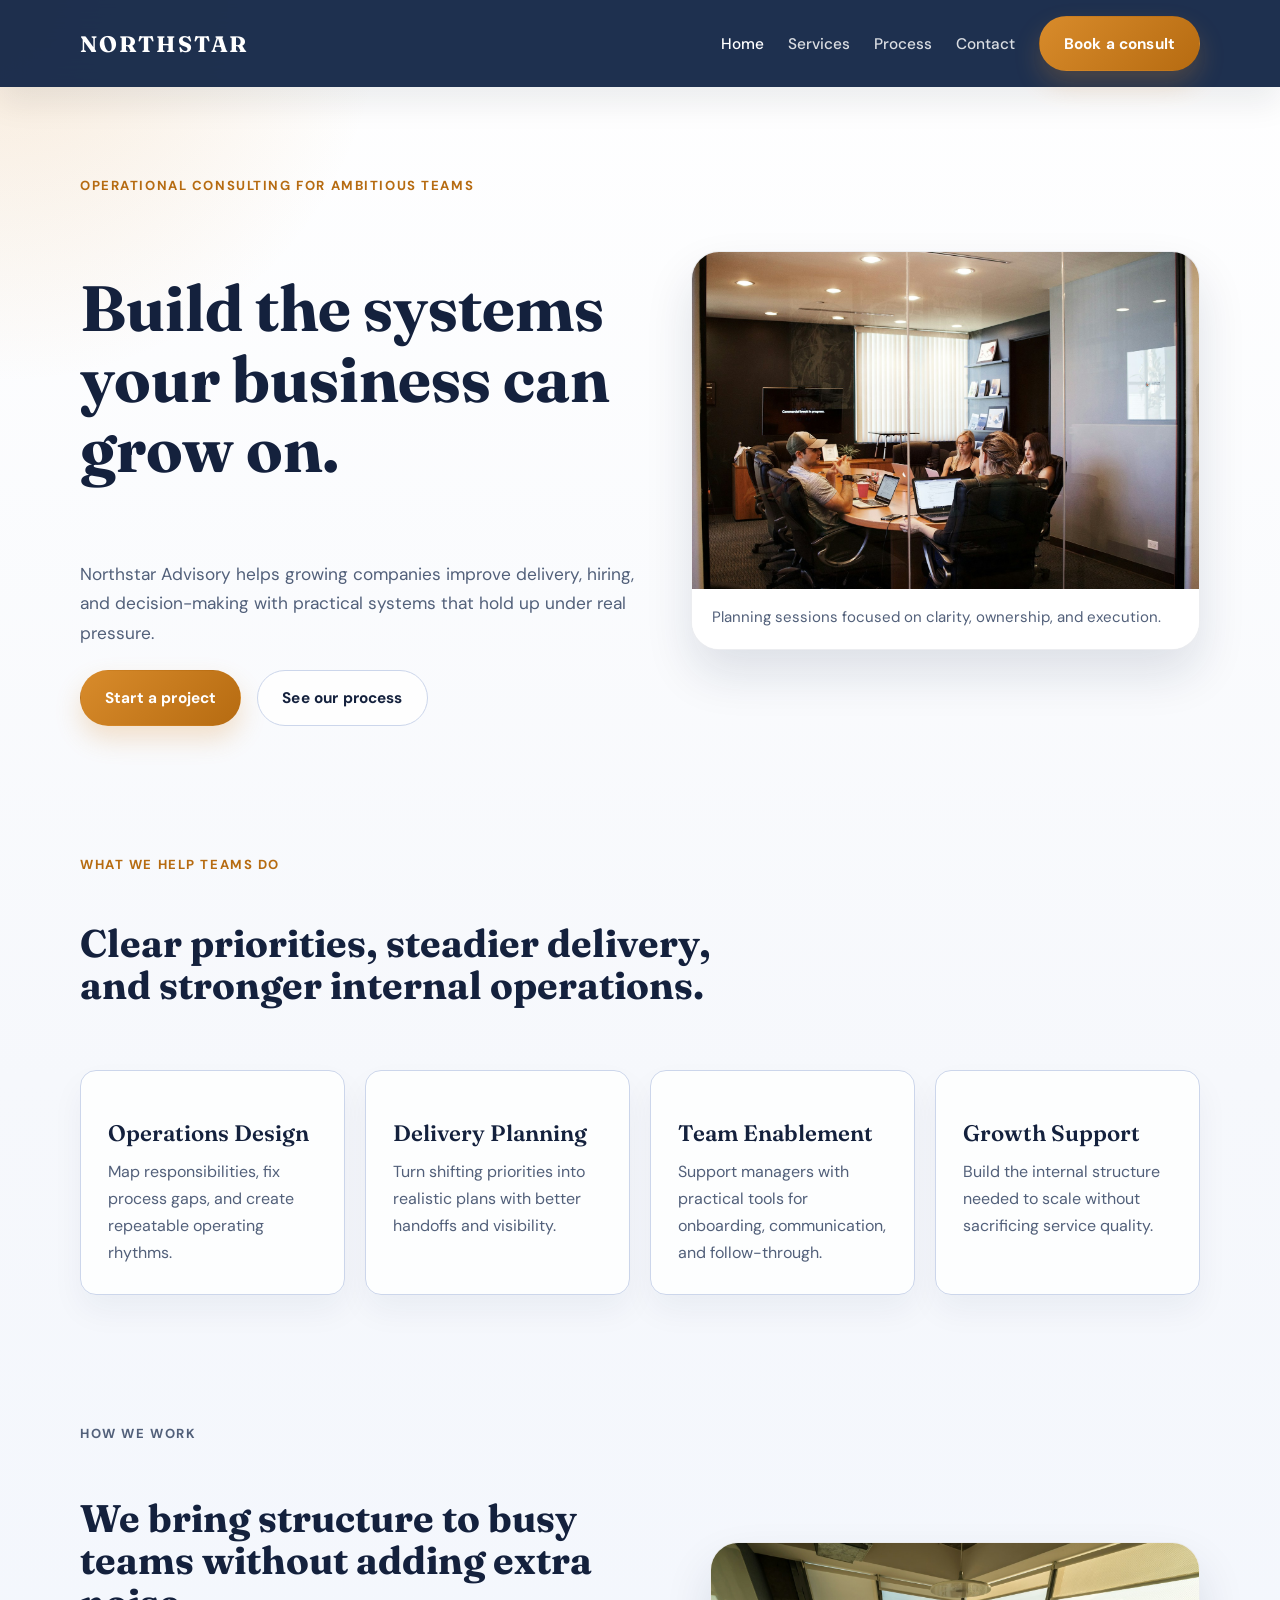
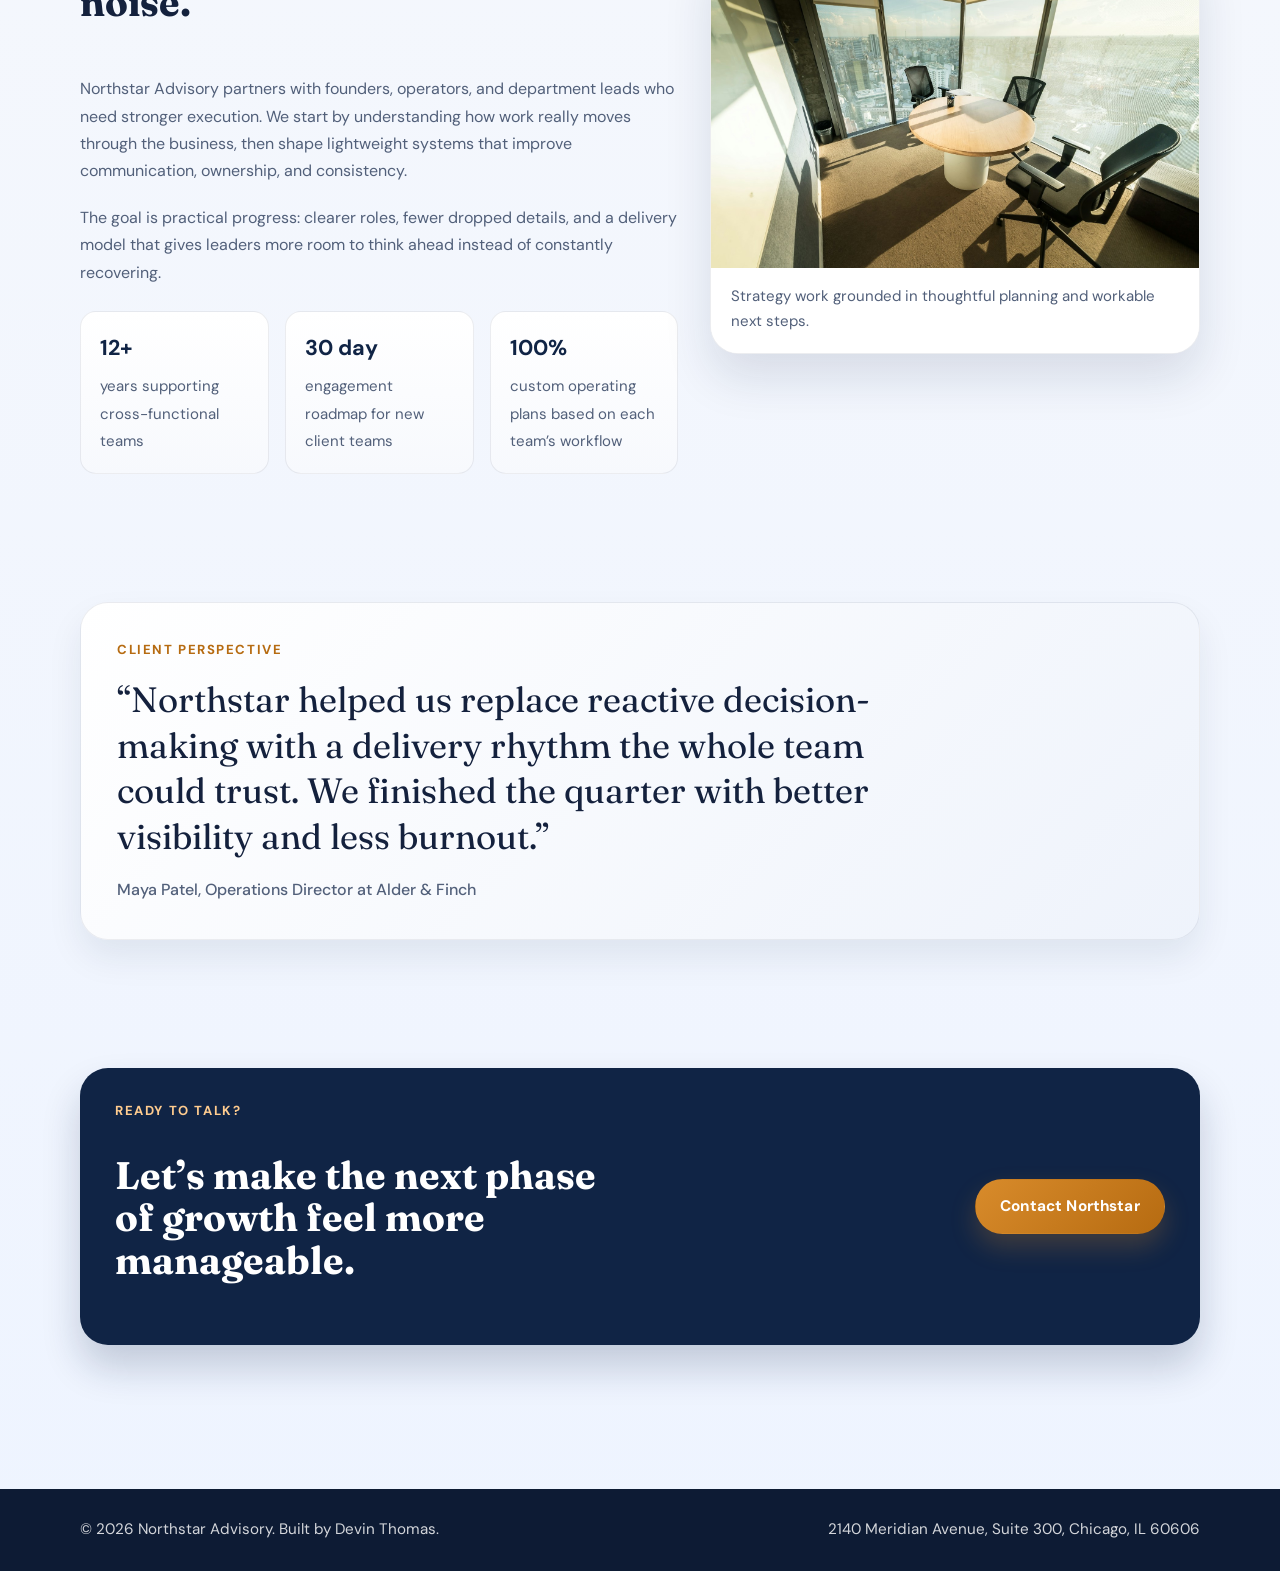
<file: index.html>
<!DOCTYPE html>
<html lang="en">
  <head>
    <meta charset="utf-8">
    <meta
      name="description"
      content="Northstar Advisory helps growing businesses build stronger operations, delivery systems, and team processes."
    >
    <meta name="viewport" content="width=device-width, initial-scale=1">
    <title>Northstar Advisory | Business Landing Page</title>
    <link rel="preconnect" href="https://fonts.googleapis.com">
    <link rel="preconnect" href="https://fonts.gstatic.com" crossorigin>
    <link
      href="https://fonts.googleapis.com/css2?family=DM+Sans:wght@400;500;700&family=Fraunces:opsz,wght@9..144,600;9..144,700&display=swap"
      rel="stylesheet"
    >
    <link rel="stylesheet" href="css/global.css">
    <link rel="stylesheet" href="css/home.css">
  </head>
  <body>
    <header class="site-header">
      <div class="container nav-shell">
        <a class="brand-mark" href="index.html" aria-label="Northstar Advisory home">
          Northstar
        </a>
        <nav class="site-nav" aria-label="Primary">
          <ul class="nav-list">
            <li><a href="index.html" aria-current="page">Home</a></li>
            <li><a href="#services">Services</a></li>
            <li><a href="#process">Process</a></li>
            <li><a href="pages/contact/index.html">Contact</a></li>
          </ul>
        </nav>
        <a class="button button-primary nav-cta" href="pages/contact/index.html">Book a consult</a>
      </div>
    </header>

    <main>
      <section class="hero-section">
        <div class="container hero-grid">
          <div class="hero-copy">
            <p class="section-label">Operational consulting for ambitious teams</p>
            <h1>Build the systems your business can grow on.</h1>
            <p class="hero-text">
              Northstar Advisory helps growing companies improve delivery, hiring,
              and decision-making with practical systems that hold up under real pressure.
            </p>
            <div class="hero-actions">
              <a class="button button-primary" href="pages/contact/index.html">Start a project</a>
              <a class="button button-secondary" href="#process">See our process</a>
            </div>
          </div>
          <figure class="hero-figure">
            <img
              src="images/team-collaboration.jpg"
              alt="A consulting team gathered around a conference table during a planning session"
            >
            <figcaption>Planning sessions focused on clarity, ownership, and execution.</figcaption>
          </figure>
        </div>
      </section>

      <section class="services-section" id="services">
        <div class="container">
          <div class="section-heading">
            <p class="section-label">What we help teams do</p>
            <h2>Clear priorities, steadier delivery, and stronger internal operations.</h2>
          </div>
          <div class="services-grid">
            <article class="service-card">
              <h3>Operations Design</h3>
              <p>
                Map responsibilities, fix process gaps, and create repeatable operating rhythms.
              </p>
            </article>
            <article class="service-card">
              <h3>Delivery Planning</h3>
              <p>
                Turn shifting priorities into realistic plans with better handoffs and visibility.
              </p>
            </article>
            <article class="service-card">
              <h3>Team Enablement</h3>
              <p>
                Support managers with practical tools for onboarding, communication, and follow-through.
              </p>
            </article>
            <article class="service-card">
              <h3>Growth Support</h3>
              <p>
                Build the internal structure needed to scale without sacrificing service quality.
              </p>
            </article>
          </div>
        </div>
      </section>

      <section class="story-section" id="process">
        <div class="container story-grid">
          <div class="story-copy">
            <p class="section-label">How we work</p>
            <h2>We bring structure to busy teams without adding extra noise.</h2>
            <p>
              Northstar Advisory partners with founders, operators, and department leads who need
              stronger execution. We start by understanding how work really moves through the business,
              then shape lightweight systems that improve communication, ownership, and consistency.
            </p>
            <p>
              The goal is practical progress: clearer roles, fewer dropped details, and a delivery model
              that gives leaders more room to think ahead instead of constantly recovering.
            </p>
            <ul class="story-stats" aria-label="Northstar highlights">
              <li>
                <strong>12+</strong>
                <span>years supporting cross-functional teams</span>
              </li>
              <li>
                <strong>30 day</strong>
                <span>engagement roadmap for new client teams</span>
              </li>
              <li>
                <strong>100%</strong>
                <span>custom operating plans based on each team’s workflow</span>
              </li>
            </ul>
          </div>
          <figure class="story-figure">
            <img
              src="images/meeting-room.jpg"
              alt="A modern meeting room overlooking a city skyline"
            >
            <figcaption>Strategy work grounded in thoughtful planning and workable next steps.</figcaption>
          </figure>
        </div>
      </section>

      <section class="testimonial-section">
        <div class="container testimonial-shell">
          <p class="section-label">Client perspective</p>
          <blockquote>
            “Northstar helped us replace reactive decision-making with a delivery rhythm the whole
            team could trust. We finished the quarter with better visibility and less burnout.”
          </blockquote>
          <p class="testimonial-source">Maya Patel, Operations Director at Alder &amp; Finch</p>
        </div>
      </section>

      <section class="cta-section">
        <div class="container cta-shell">
          <div>
            <p class="section-label">Ready to talk?</p>
            <h2>Let’s make the next phase of growth feel more manageable.</h2>
          </div>
          <a class="button button-primary" href="pages/contact/index.html">Contact Northstar</a>
        </div>
      </section>
    </main>

    <footer class="site-footer">
      <div class="container footer-shell">
        <p>&copy; 2026 Northstar Advisory. Built by Devin Thomas.</p>
        <address>
          2140 Meridian Avenue, Suite 300, Chicago, IL 60606
        </address>
      </div>
    </footer>
  </body>
</html>
</file>
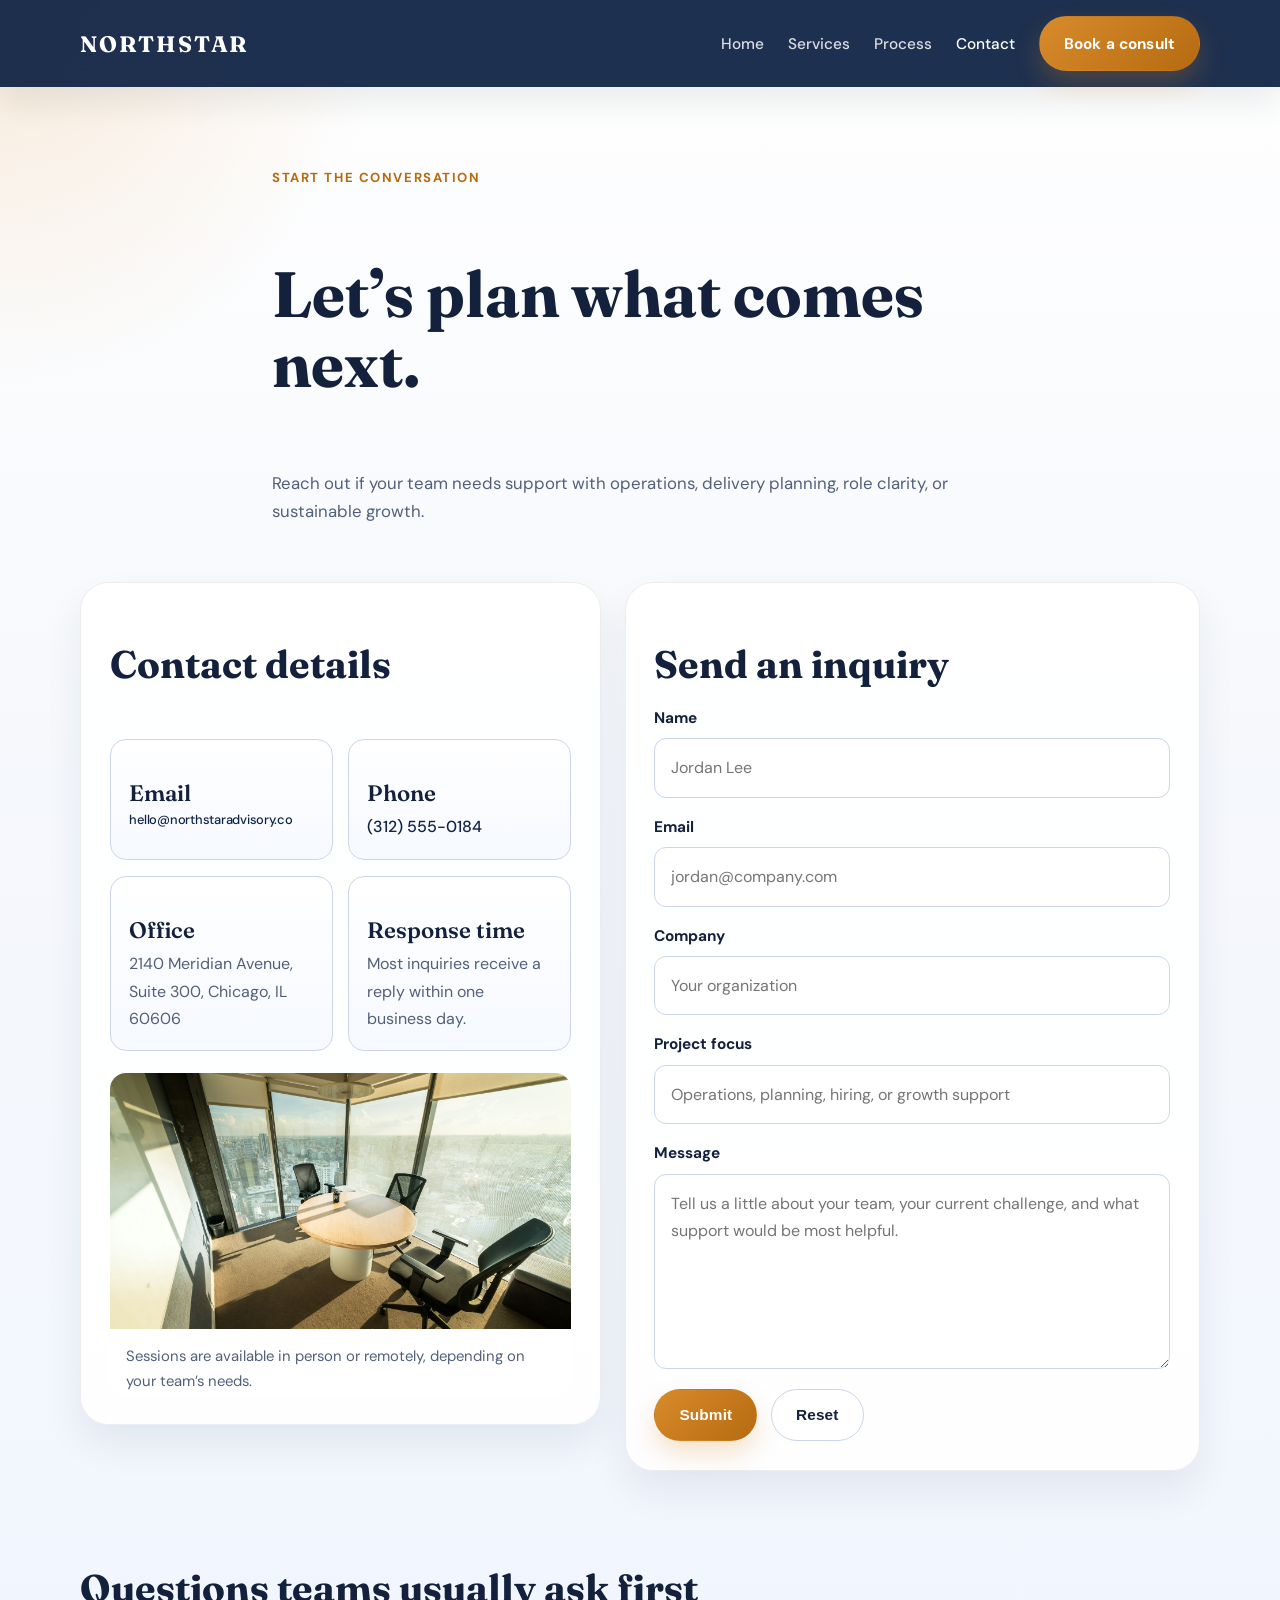
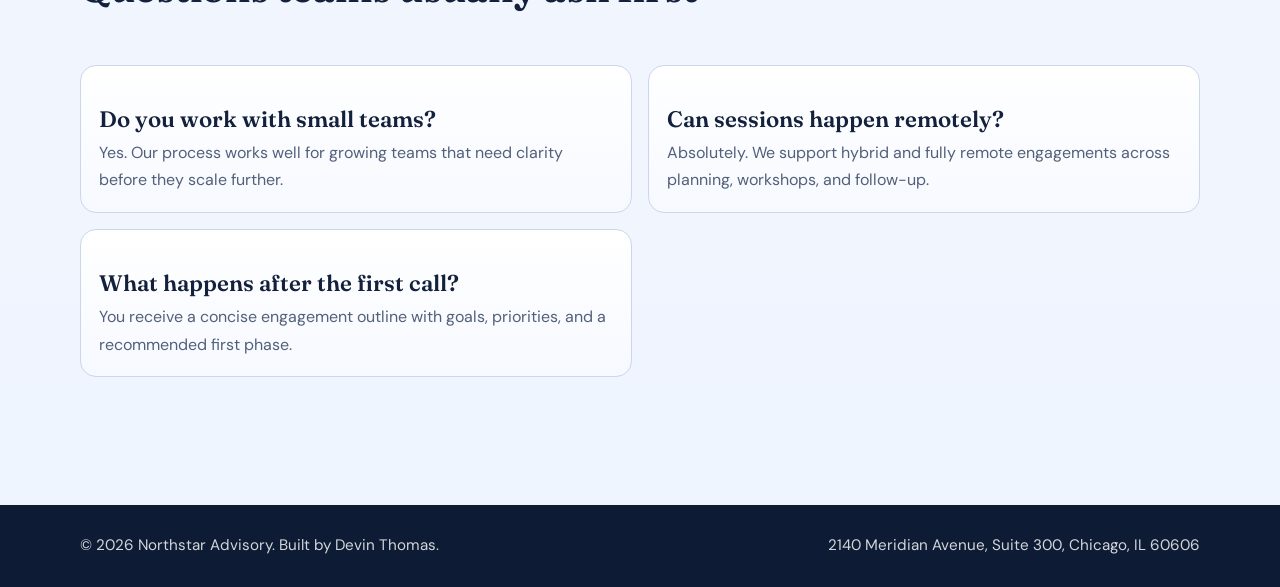
<file: pages/contact/index.html>
<!DOCTYPE html>
<html lang="en">
  <head>
    <meta charset="utf-8">
    <meta
      name="description"
      content="Contact Northstar Advisory to discuss operations, delivery planning, and growth support for your team."
    >
    <meta name="viewport" content="width=device-width, initial-scale=1">
    <title>Contact Northstar Advisory</title>
    <link rel="preconnect" href="https://fonts.googleapis.com">
    <link rel="preconnect" href="https://fonts.gstatic.com" crossorigin>
    <link
      href="https://fonts.googleapis.com/css2?family=DM+Sans:wght@400;500;700&family=Fraunces:opsz,wght@9..144,600;9..144,700&display=swap"
      rel="stylesheet"
    >
    <link rel="stylesheet" href="../../css/global.css">
    <link rel="stylesheet" href="../../css/contact.css">
  </head>
  <body>
    <header class="site-header">
      <div class="container nav-shell">
        <a class="brand-mark" href="../../index.html" aria-label="Northstar Advisory home">
          Northstar
        </a>
        <nav class="site-nav" aria-label="Primary">
          <ul class="nav-list">
            <li><a href="../../index.html">Home</a></li>
            <li><a href="../../index.html#services">Services</a></li>
            <li><a href="../../index.html#process">Process</a></li>
            <li><a href="index.html" aria-current="page">Contact</a></li>
          </ul>
        </nav>
        <a class="button button-primary nav-cta" href="#inquiry-form">Book a consult</a>
      </div>
    </header>

    <main>
      <section class="contact-hero">
        <div class="container">
          <p class="section-label">Start the conversation</p>
          <h1>Let’s plan what comes next.</h1>
          <p class="contact-intro">
            Reach out if your team needs support with operations, delivery planning,
            role clarity, or sustainable growth.
          </p>
        </div>
      </section>

      <section class="contact-main">
        <div class="container contact-grid">
          <div class="contact-details">
            <h2>Contact details</h2>
            <div class="details-grid">
              <article class="detail-card">
                <h3>Email</h3>
                <p><a class="detail-link-email" href="mailto:hello@northstaradvisory.co">hello@northstaradvisory.co</a></p>
              </article>
              <article class="detail-card">
                <h3>Phone</h3>
                <p><a href="tel:+13125550184">(312) 555-0184</a></p>
              </article>
              <article class="detail-card">
                <h3>Office</h3>
                <address>2140 Meridian Avenue, Suite 300, Chicago, IL 60606</address>
              </article>
              <article class="detail-card">
                <h3>Response time</h3>
                <p>Most inquiries receive a reply within one business day.</p>
              </article>
            </div>
            <figure class="contact-figure">
              <img
                src="../../images/meeting-room.jpg"
                alt="A sunlit meeting room with chairs around a round table"
              >
              <figcaption>Sessions are available in person or remotely, depending on your team’s needs.</figcaption>
            </figure>
          </div>

          <section class="form-panel" aria-labelledby="inquiry-form-title">
            <h2 id="inquiry-form-title">Send an inquiry</h2>
            <form id="inquiry-form" action="#" method="post">
              <div class="form-row">
                <label for="name">Name</label>
                <input id="name" name="name" type="text" placeholder="Jordan Lee" required>
              </div>
              <div class="form-row">
                <label for="email">Email</label>
                <input id="email" name="email" type="email" placeholder="jordan@company.com" required>
              </div>
              <div class="form-row">
                <label for="company">Company</label>
                <input id="company" name="company" type="text" placeholder="Your organization" required>
              </div>
              <div class="form-row">
                <label for="focus">Project focus</label>
                <input
                  id="focus"
                  name="focus"
                  type="text"
                  placeholder="Operations, planning, hiring, or growth support"
                  required
                >
              </div>
              <div class="form-row">
                <label for="message">Message</label>
                <textarea
                  id="message"
                  name="message"
                  rows="6"
                  minlength="20"
                  maxlength="500"
                  placeholder="Tell us a little about your team, your current challenge, and what support would be most helpful."
                  required
                ></textarea>
              </div>
              <div class="form-actions">
                <button class="button button-primary" type="submit">Submit</button>
                <button class="button button-secondary" type="reset">Reset</button>
              </div>
            </form>
          </section>
        </div>
      </section>

      <section class="faq-section">
        <div class="container">
          <h2>Questions teams usually ask first</h2>
          <div class="faq-grid">
            <article class="faq-card">
              <h3>Do you work with small teams?</h3>
              <p>Yes. Our process works well for growing teams that need clarity before they scale further.</p>
            </article>
            <article class="faq-card">
              <h3>Can sessions happen remotely?</h3>
              <p>Absolutely. We support hybrid and fully remote engagements across planning, workshops, and follow-up.</p>
            </article>
            <article class="faq-card">
              <h3>What happens after the first call?</h3>
              <p>You receive a concise engagement outline with goals, priorities, and a recommended first phase.</p>
            </article>
          </div>
        </div>
      </section>
    </main>

    <footer class="site-footer">
      <div class="container footer-shell">
        <p>&copy; 2026 Northstar Advisory. Built by Devin Thomas.</p>
        <address>
          2140 Meridian Avenue, Suite 300, Chicago, IL 60606
        </address>
      </div>
    </footer>
  </body>
</html>
</file>
<file: css/global.css>
:root {
  --color-background: #f6f8fc;
  --color-surface: #fff;
  --color-surface-alt: #edf2fb;
  --color-text: #14213d;
  --color-muted: #52607a;
  --color-border: #ccd6eb;
  --color-accent: #d88b2b;
  --color-accent-deep: #b66b11;
  --color-header: #102445;
  --color-footer: #0d1b34;
  --color-shadow: rgba(16, 36, 69, 0.12);
  --color-shadow-strong: rgba(16, 36, 69, 0.2);
  --font-heading: "Fraunces", "Georgia", serif;
  --font-body: "DM Sans", "Trebuchet MS", sans-serif;
  --radius-large: 1.75rem;
  --radius-medium: 1rem;
  --radius-small: 0.75rem;
  --transition-base: 180ms ease;
}

*,
*::before,
*::after {
  box-sizing: border-box;
}

html {
  scroll-behavior: smooth;
}

body {
  margin: 0;
  font-family: var(--font-body);
  font-size: 1rem;
  line-height: 1.7;
  color: var(--color-text);
  background:
    radial-gradient(circle at top left, rgba(216, 139, 43, 0.18), transparent 24rem),
    linear-gradient(180deg, #fff, var(--color-background) 34%, #eef4ff 100%);
}

img {
  display: block;
  max-width: 100%;
}

a {
  color: inherit;
  text-decoration: none;
}

p,
ul,
blockquote,
figure {
  margin: 0;
}

ul {
  padding: 0;
  list-style: none;
}

address {
  font-style: normal;
}

.container {
  width: min(1120px, calc(100% - 2rem));
  margin: 0 auto;
}

.site-header {
  position: sticky;
  top: 0;
  z-index: 10;
  backdrop-filter: blur(16px);
  background: rgba(16, 36, 69, 0.94);
  box-shadow: 0 1rem 2rem rgba(10, 22, 40, 0.08);
}

.nav-shell {
  display: flex;
  align-items: center;
  justify-content: space-between;
  gap: 1.5rem;
  padding: 1rem 0;
}

.brand-mark {
  font-family: var(--font-heading);
  font-size: 1.4rem;
  font-weight: 700;
  letter-spacing: 0.08em;
  text-transform: uppercase;
  color: #fff;
}

.site-nav {
  margin-left: auto;
}

.nav-list {
  display: flex;
  align-items: center;
  gap: 1.5rem;
}

.nav-list a {
  color: rgba(255, 255, 255, 0.84);
  font-size: 0.96rem;
  font-weight: 500;
  transition:
    color var(--transition-base),
    opacity var(--transition-base);
}

.nav-list a:hover,
.nav-list a:focus-visible,
.nav-list a[aria-current="page"] {
  color: #fff;
}

.button {
  display: inline-flex;
  align-items: center;
  justify-content: center;
  min-height: 3.25rem;
  padding: 0.85rem 1.5rem;
  border: 1px solid transparent;
  border-radius: 999px;
  font-size: 0.96rem;
  font-weight: 700;
  letter-spacing: 0.01em;
  transition:
    transform var(--transition-base),
    box-shadow var(--transition-base),
    background-color var(--transition-base),
    border-color var(--transition-base),
    color var(--transition-base);
}

.button:hover,
.button:focus-visible {
  transform: translateY(-1px);
}

.button-primary {
  color: #fff;
  background: linear-gradient(135deg, var(--color-accent), var(--color-accent-deep));
  box-shadow: 0 0.8rem 1.6rem rgba(216, 139, 43, 0.24);
}

.button-primary:hover,
.button-primary:focus-visible {
  box-shadow: 0 1rem 1.8rem rgba(182, 107, 17, 0.28);
}

.button-secondary {
  color: var(--color-text);
  background: rgba(255, 255, 255, 0.8);
  border-color: var(--color-border);
}

.button-secondary:hover,
.button-secondary:focus-visible {
  border-color: rgba(16, 36, 69, 0.25);
  box-shadow: 0 0.75rem 1.5rem rgba(16, 36, 69, 0.08);
}

.section-label {
  color: var(--color-accent-deep);
  font-size: 0.82rem;
  font-weight: 700;
  letter-spacing: 0.12em;
  text-transform: uppercase;
}

h1,
h2,
h3 {
  font-family: var(--font-heading);
  line-height: 1.1;
  color: var(--color-text);
}

h1 {
  font-size: clamp(2.9rem, 5vw, 4.8rem);
  font-weight: 700;
}

h2 {
  font-size: clamp(2rem, 3vw, 3rem);
  font-weight: 700;
}

h3 {
  font-size: 1.4rem;
  font-weight: 600;
}

.section-heading {
  display: grid;
  gap: 0.9rem;
  max-width: 42rem;
}

.site-footer {
  margin-top: 5rem;
  background: var(--color-footer);
  color: rgba(255, 255, 255, 0.82);
}

.footer-shell {
  display: flex;
  align-items: center;
  justify-content: space-between;
  gap: 1rem;
  padding: 1.75rem 0;
  font-size: 0.95rem;
}

@media (max-width: 900px) {
  .nav-shell {
    flex-wrap: wrap;
    justify-content: center;
  }

  .site-nav {
    order: 2;
    margin-left: 0;
    width: 100%;
  }

  .nav-list {
    justify-content: center;
    flex-wrap: wrap;
  }
}

@media (max-width: 768px) {
  .container {
    width: min(100% - 1.5rem, 40rem);
  }

  body {
    font-size: 0.98rem;
  }

  .nav-shell {
    padding: 0.9rem 0 1rem;
  }

  .nav-cta {
    order: 3;
    width: 100%;
  }

  .footer-shell {
    flex-direction: column;
    text-align: center;
  }

  .footer-shell address {
    max-width: 18rem;
  }
}
</file>
<file: css/home.css>
.hero-section {
  padding: 5.5rem 0 4rem;
}

.hero-grid {
  display: grid;
  grid-template-columns: 1.05fr 0.95fr;
  gap: 3rem;
  align-items: center;
}

.hero-copy {
  display: grid;
  gap: 1.4rem;
}

.hero-text {
  max-width: 35rem;
  color: var(--color-muted);
  font-size: 1.08rem;
}

.hero-actions {
  display: flex;
  flex-wrap: wrap;
  gap: 1rem;
}

.hero-figure,
.story-figure {
  overflow: hidden;
  border: 1px solid rgba(16, 36, 69, 0.08);
  border-radius: var(--radius-large);
  background: var(--color-surface);
  box-shadow: 0 1.5rem 3rem var(--color-shadow);
}

.hero-figure img,
.story-figure img {
  width: 100%;
  height: 100%;
  object-fit: cover;
}

.hero-figure figcaption,
.story-figure figcaption {
  padding: 1rem 1.25rem 1.15rem;
  color: var(--color-muted);
  font-size: 0.94rem;
  background: rgba(255, 255, 255, 0.98);
}

.services-section,
.story-section,
.testimonial-section,
.cta-section {
  padding: 4rem 0;
}

.services-grid {
  display: grid;
  grid-template-columns: repeat(4, minmax(0, 1fr));
  gap: 1.25rem;
  margin-top: 2rem;
}

.service-card {
  padding: 1.7rem;
  border: 1px solid var(--color-border);
  border-radius: var(--radius-medium);
  background: rgba(255, 255, 255, 0.84);
  box-shadow: 0 1rem 2rem rgba(16, 36, 69, 0.05);
}

.service-card h3 {
  margin-bottom: 0.75rem;
}

.service-card p {
  color: var(--color-muted);
}

.story-grid {
  display: grid;
  grid-template-columns: 1.1fr 0.9fr;
  gap: 2rem;
  align-items: center;
}

.story-copy {
  display: grid;
  gap: 1.25rem;
}

.story-copy p {
  color: var(--color-muted);
}

.story-stats {
  display: flex;
  flex-wrap: wrap;
  gap: 1rem;
  margin-top: 0.35rem;
}

.story-stats li {
  flex: 1 1 11rem;
  padding: 1.1rem 1.2rem;
  border: 1px solid rgba(16, 36, 69, 0.08);
  border-radius: var(--radius-medium);
  background: linear-gradient(180deg, #fff, #f7f9fd);
}

.story-stats strong {
  display: block;
  margin-bottom: 0.35rem;
  font-size: 1.35rem;
  color: var(--color-header);
}

.story-stats span {
  color: var(--color-muted);
  font-size: 0.94rem;
}

.testimonial-shell {
  padding: 2.25rem;
  border: 1px solid rgba(16, 36, 69, 0.08);
  border-radius: var(--radius-large);
  background:
    linear-gradient(135deg, rgba(255, 255, 255, 0.92), rgba(237, 242, 251, 0.92)),
    rgba(255, 255, 255, 0.92);
  box-shadow: 0 1.1rem 2.2rem rgba(16, 36, 69, 0.08);
}

.testimonial-shell blockquote {
  margin: 1rem 0;
  max-width: 48rem;
  font-family: var(--font-heading);
  font-size: clamp(1.5rem, 3vw, 2.2rem);
  line-height: 1.3;
}

.testimonial-source {
  color: var(--color-muted);
  font-weight: 500;
}

.cta-shell {
  display: flex;
  align-items: center;
  justify-content: space-between;
  gap: 1.5rem;
  padding: 2rem 2.2rem;
  border-radius: var(--radius-large);
  background: var(--color-header);
  box-shadow: 0 1.4rem 2.4rem var(--color-shadow-strong);
}

.cta-shell h2 {
  max-width: 32rem;
  color: #fff;
  font-size: clamp(1.8rem, 3vw, 2.6rem);
}

.cta-shell .section-label {
  color: #ffcc8f;
}

@media (max-width: 1024px) {
  .services-grid {
    grid-template-columns: repeat(2, minmax(0, 1fr));
  }
}

@media (max-width: 900px) {
  .hero-grid,
  .story-grid,
  .cta-shell {
    grid-template-columns: 1fr;
  }

  .cta-shell {
    display: grid;
  }
}

@media (max-width: 768px) {
  .hero-section {
    padding-top: 4rem;
  }

  .services-section,
  .story-section,
  .testimonial-section,
  .cta-section {
    padding: 3rem 0;
  }

  .services-grid {
    grid-template-columns: 1fr;
  }

  .service-card,
  .testimonial-shell,
  .cta-shell {
    padding: 1.5rem;
  }
}
</file>
<file: css/contact.css>
.contact-hero {
  padding: 5rem 0 2.5rem;
}

.contact-hero .container {
  display: grid;
  gap: 1rem;
  max-width: 46rem;
}

.contact-intro {
  color: var(--color-muted);
  font-size: 1.05rem;
}

.contact-main {
  padding: 1rem 0 3rem;
}

.contact-grid {
  display: grid;
  grid-template-columns: 0.95fr 1.05fr;
  gap: 1.5rem;
  align-items: start;
}

.contact-details,
.form-panel {
  padding: 1.8rem;
  border: 1px solid rgba(16, 36, 69, 0.08);
  border-radius: var(--radius-large);
  background: rgba(255, 255, 255, 0.9);
  box-shadow: 0 1.25rem 2.4rem rgba(16, 36, 69, 0.07);
}

.contact-details {
  display: grid;
  gap: 1.35rem;
}

.details-grid,
.faq-grid {
  display: grid;
  grid-template-columns: repeat(2, minmax(0, 1fr));
  gap: 1rem;
}

.detail-card,
.faq-card {
  padding: 1.15rem;
  border: 1px solid var(--color-border);
  border-radius: var(--radius-medium);
  background: linear-gradient(180deg, #fff, #f6f9ff);
}

.detail-card {
  container-type: inline-size;
}

.detail-card h3,
.faq-card h3 {
  margin-bottom: 0.5rem;
}

.detail-card p,
.detail-card address,
.faq-card p {
  color: var(--color-muted);
}

.detail-card a {
  color: var(--color-header);
  font-weight: 500;
}

.detail-link-email {
  display: block;
  font-size: clamp(0.8rem, 7cqw, 2rem);
  line-height: 1.15;
  letter-spacing: -0.02em;
  white-space: nowrap;
}

.contact-figure {
  overflow: hidden;
  border-radius: var(--radius-medium);
  background: #fff;
}

.contact-figure img {
  width: 100%;
  height: 16rem;
  object-fit: cover;
}

.contact-figure figcaption {
  padding: 0.95rem 1rem 0;
  color: var(--color-muted);
  font-size: 0.93rem;
}

.form-panel h2 {
  margin-bottom: 1.2rem;
}

.form-row {
  display: grid;
  gap: 0.45rem;
  margin-bottom: 1rem;
}

.form-row label {
  font-size: 0.96rem;
  font-weight: 700;
}

.form-row input,
.form-row textarea {
  width: 100%;
  padding: 0.95rem 1rem;
  border: 1px solid var(--color-border);
  border-radius: var(--radius-small);
  font: inherit;
  color: var(--color-text);
  background: #fff;
  transition:
    border-color var(--transition-base),
    box-shadow var(--transition-base);
}

.form-row input:focus,
.form-row textarea:focus {
  outline: none;
  border-color: rgba(216, 139, 43, 0.85);
  box-shadow: 0 0 0 0.2rem rgba(216, 139, 43, 0.16);
}

.form-row textarea {
  resize: vertical;
}

.form-actions {
  display: flex;
  flex-wrap: wrap;
  gap: 0.85rem;
  margin-top: 1.25rem;
}

.faq-section {
  padding: 1rem 0 3rem;
}

.faq-section .container {
  display: grid;
  gap: 1.5rem;
}

@media (max-width: 960px) {
  .contact-grid {
    grid-template-columns: 1fr;
  }
}

@media (max-width: 768px) {
  .contact-hero {
    padding-top: 4rem;
  }

  .contact-details,
  .form-panel {
    padding: 1.5rem;
  }

  .details-grid,
  .faq-grid {
    grid-template-columns: 1fr;
  }

  .form-actions .button {
    width: 100%;
  }
}
</file>
